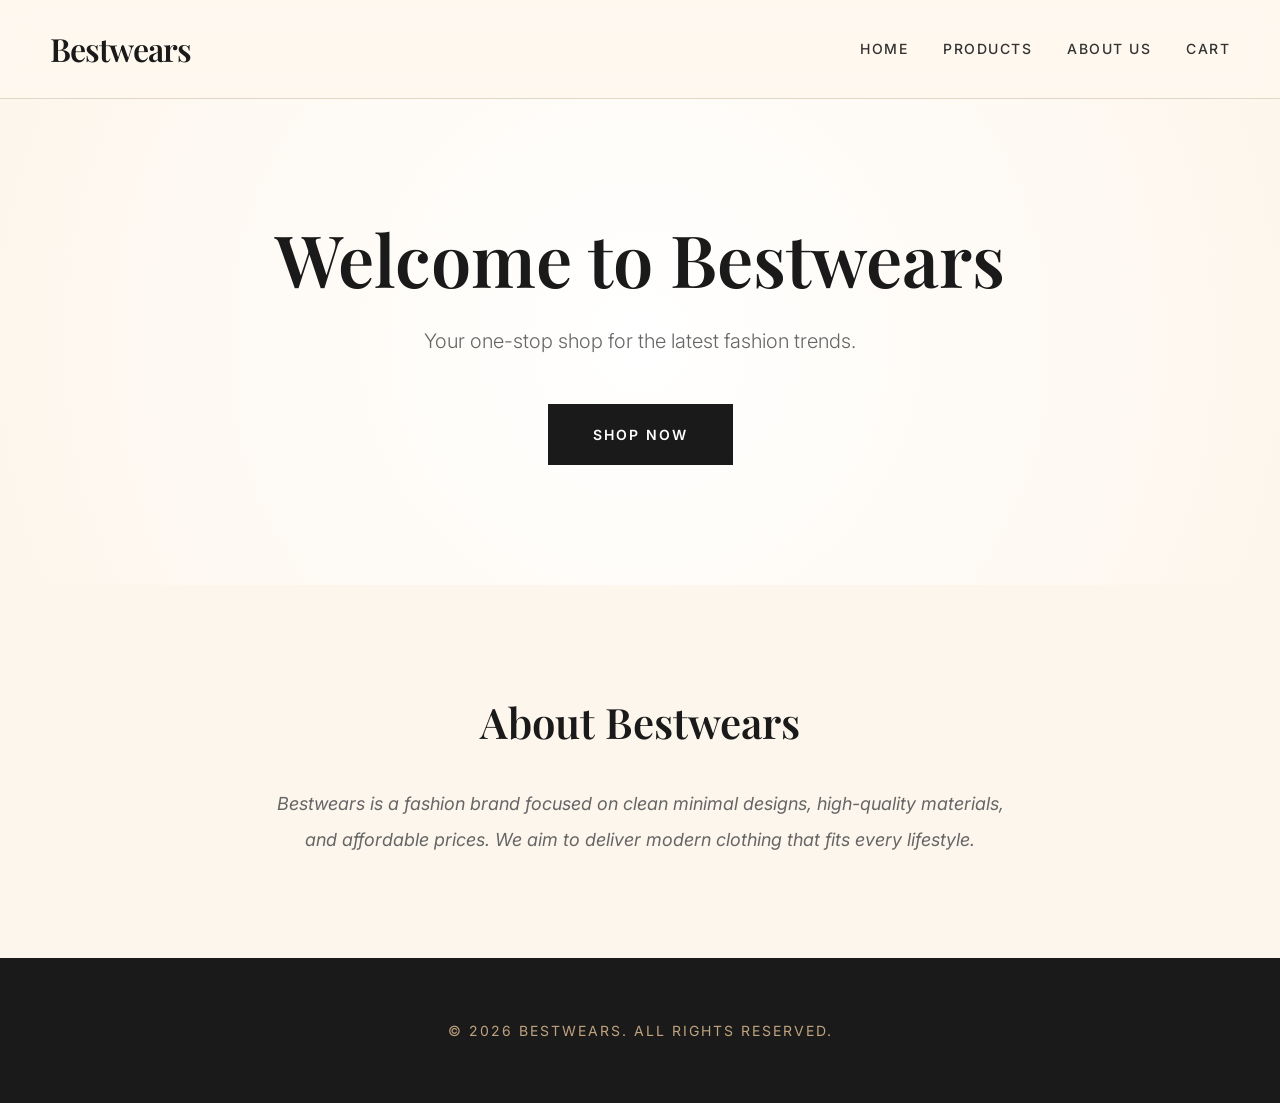
<file: index.html>
<!DOCTYPE html>
<html lang="en">
<head>
<meta charset="UTF-8">
<meta name="viewport" content="width=device-width, initial-scale=1.0">
<title>Bestwears - Home</title>
<link rel="stylesheet" href="style.css">
</head>

<body>

<header class="header">
<h1>Bestwears</h1>

<nav>
<ul>
<li><a href="index.html">Home</a></li>
<li><a href="shop.html">Products</a></li>
<li><a href="info.html">About Us</a></li>
<li><a href="cart.html">Cart</a></li>
</ul>
</nav>
</header>

<section class="hero">
<h2>Welcome to Bestwears</h2>
<p>Your one-stop shop for the latest fashion trends.</p>
<a href="shop.html" class="btn">Shop Now</a>
</section>

<section class="about">
<h2>About Bestwears</h2>
<p>
Bestwears is a fashion brand focused on clean minimal designs,
high-quality materials, and affordable prices. We aim to deliver
modern clothing that fits every lifestyle.
</p>
</section>

<footer class="footer">
<p>© 2026 Bestwears. All rights reserved.</p>
</footer>

<script src="products.js"></script>

<script src="script.js"></script>
</body>
</html>
</file>
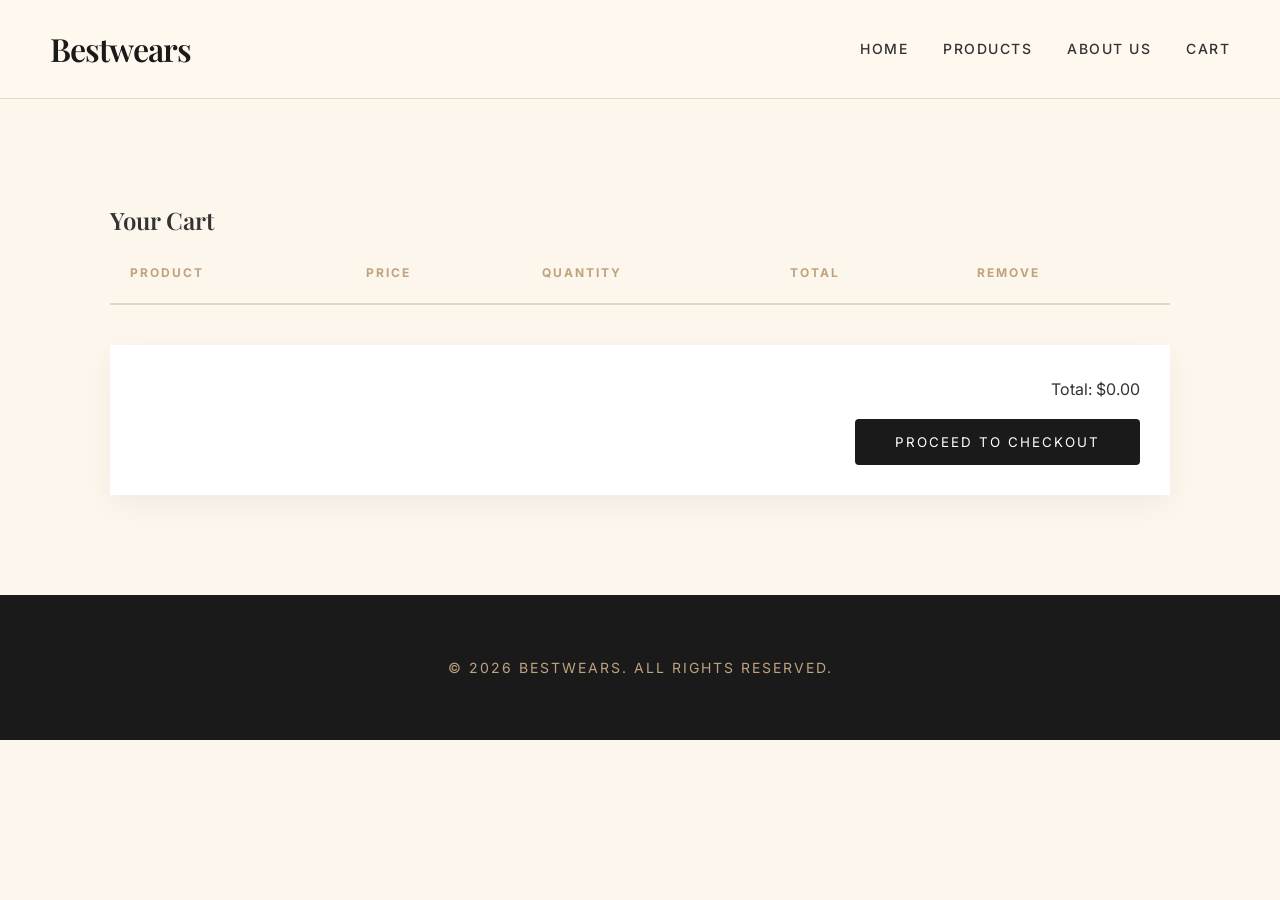
<file: cart.html>
<!DOCTYPE html>
<html lang="en">
<head>
<meta charset="UTF-8">
<meta name="viewport" content="width=device-width, initial-scale=1.0">
<title>Bestwears - Cart</title>
<link rel="stylesheet" href="style.css">
</head>

<body>

<header class="header">
<h1>Bestwears</h1>

<nav>
<ul>
<li><a href="index.html">Home</a></li>
<li><a href="shop.html">Products</a></li>
<li><a href="info.html">About Us</a></li>
<li><a href="cart.html">Cart</a></li>
</ul>
</nav>
</header>

<section class="cart">

<h2>Your Cart</h2>

<table>

<thead>
<tr>
<th>Product</th>
<th>Price</th>
<th>Quantity</th>
<th>Total</th>
<th>Remove</th>
</tr>
</thead>

<tbody id="cartItems">
</tbody>

</table>

<div class="cart-summary">
<p>Total: $<span id="cartTotal">0.00</span></p>

<a href="checkout.html">
<button class="checkout-btn">Proceed to Checkout</button>
</a>

</div>

</section>

<footer class="footer">
<p>© 2026 Bestwears. All rights reserved.</p>
</footer>

<script src="products.js"></script>

<script src="script.js"></script>
</body>
</html>
</file>
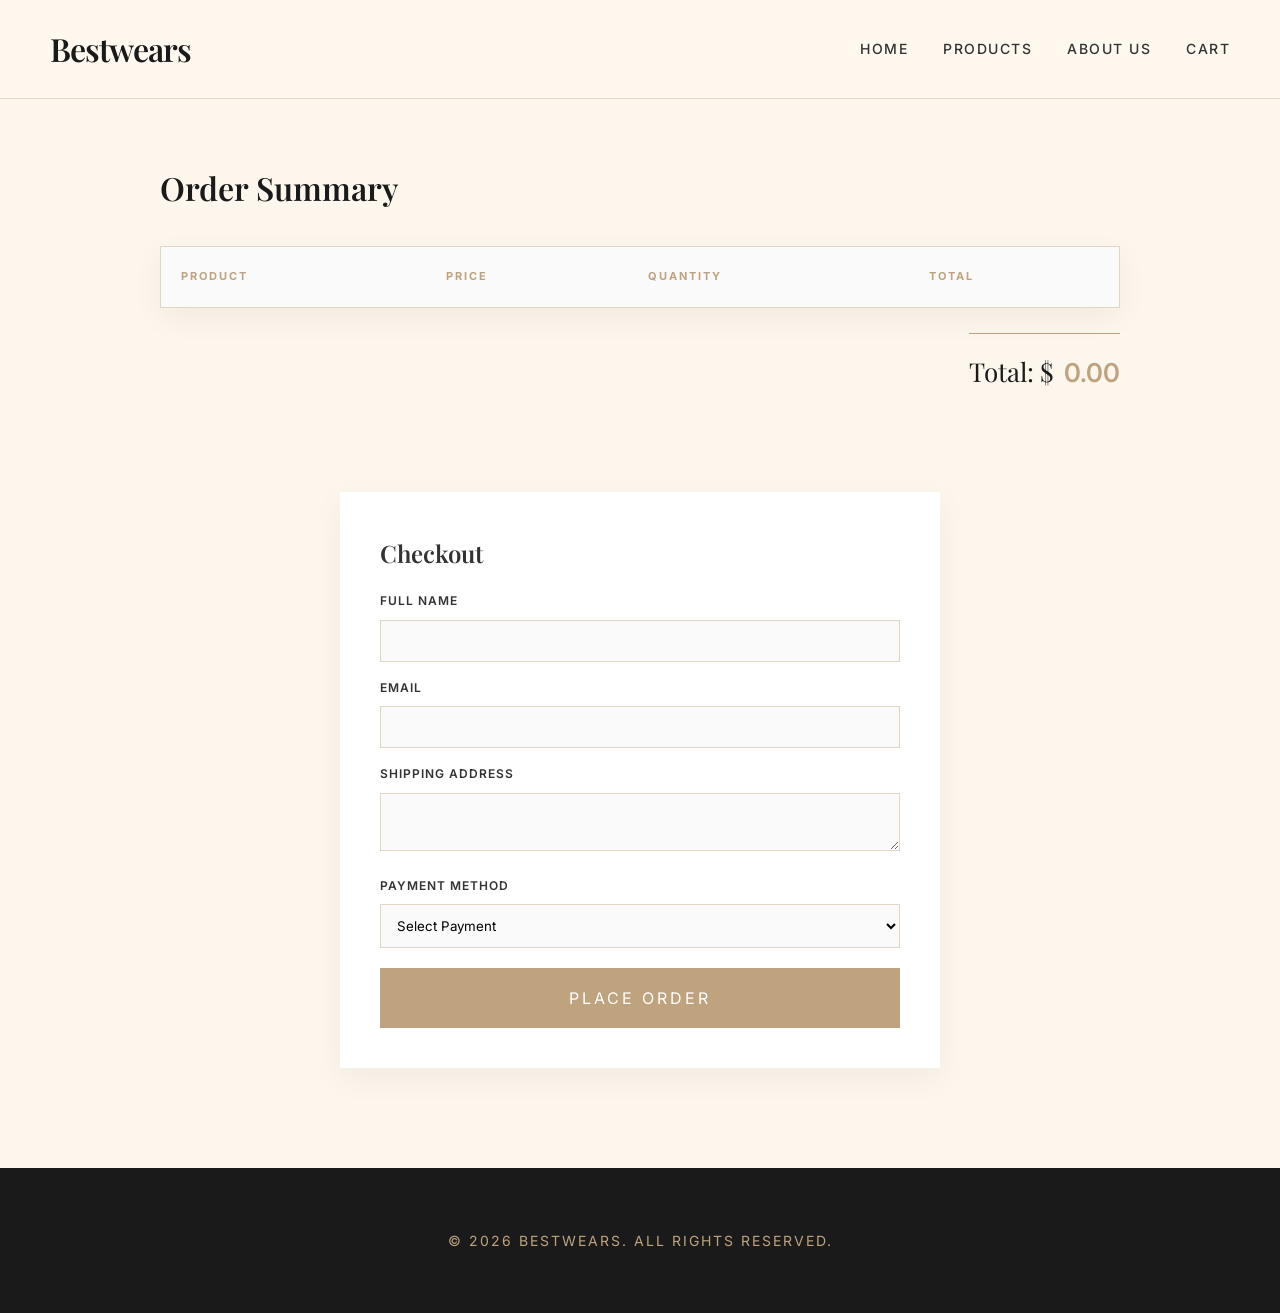
<file: checkout.html>
<!DOCTYPE html>
<html lang="en">
<head>
<meta charset="UTF-8">
<meta name="viewport" content="width=device-width, initial-scale=1.0">
<title>Bestwears - Checkout</title>
<link rel="stylesheet" href="style.css">
</head>

<body>

<header class="header">
<h1>Bestwears</h1>

<nav>
<ul>
<li><a href="index.html">Home</a></li>
<li><a href="shop.html">Products</a></li>
<li><a href="info.html">About Us</a></li>
<li><a href="cart.html">Cart</a></li>
</ul>
</nav>
</header>

<section class="products-pricing">

<h2>Order Summary</h2>

<table>

<thead>
<tr>
<th>Product</th>
<th>Price</th>
<th>Quantity</th>
<th>Total</th>
</tr>
</thead>

<tbody id="orderSummary">
</tbody>

</table>

<p class="order-total">
Total: $<span id="orderTotal">0.00</span>
</p>

</section>

<section class="entry-fields">

<h2>Checkout</h2>

<form id="checkoutForm">

<label>Full Name</label>
<input type="text" required>

<label>Email</label>
<input type="email" required>

<label>Shipping Address</label>
<textarea required></textarea>

<label>Payment Method</label>
<select required>

<option value="">Select Payment</option>
<option>Credit Card</option>
<option>PayPal</option>
<option>Bank Transfer</option>

</select>

<button type="submit" class="place-order-btn">
Place Order
</button>

</form>

</section>

<footer class="footer">
<p>© 2026 Bestwears. All rights reserved.</p>
</footer>

<script src="products.js"></script>
<script src="script.js"></script>
</body>
</html>
</file>
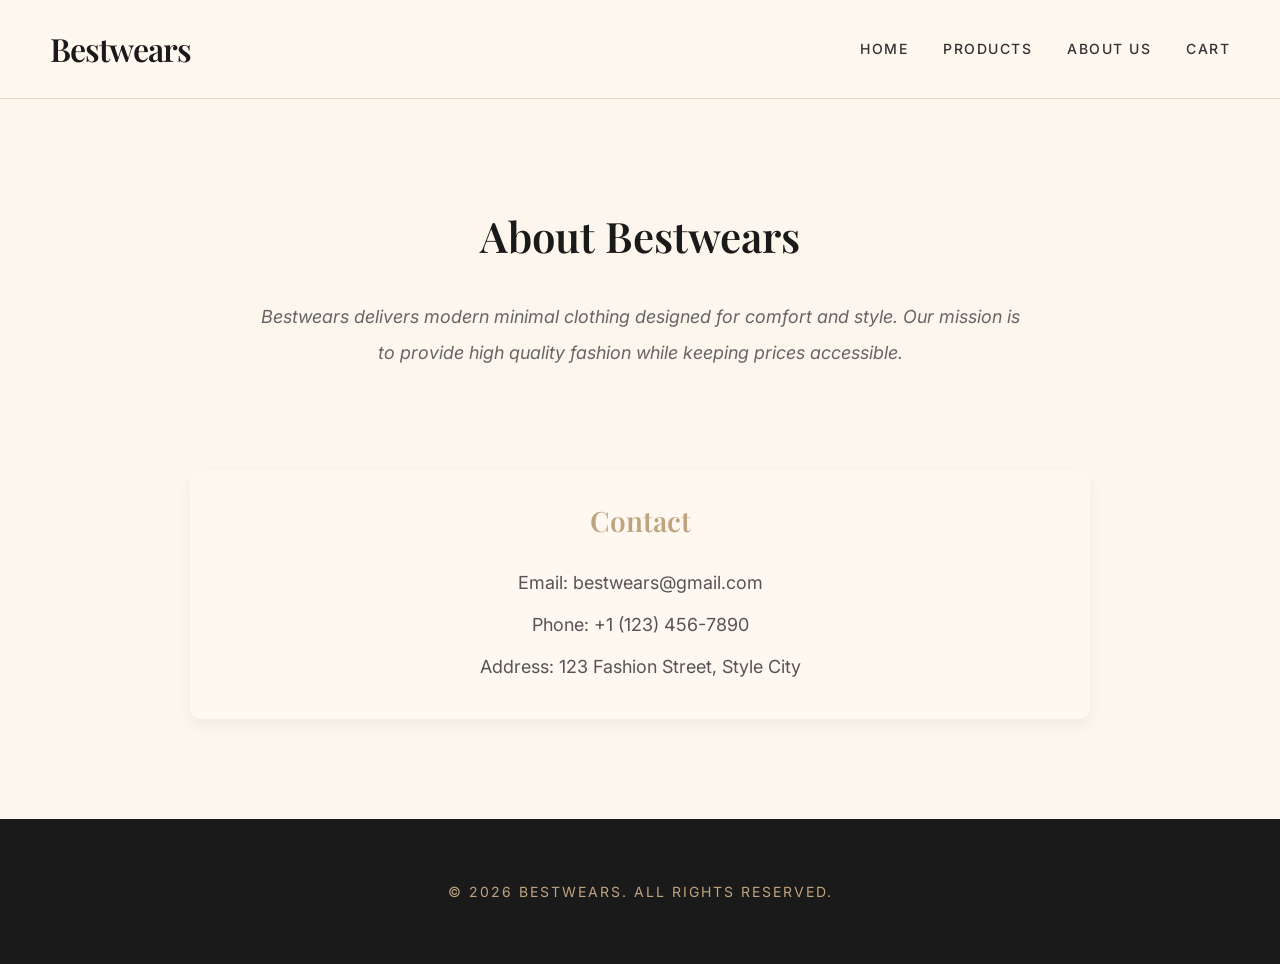
<file: info.html>
<!DOCTYPE html>
<html lang="en">
<head>
<meta charset="UTF-8">
<meta name="viewport" content="width=device-width, initial-scale=1.0">
<title>Bestwears - Info</title>
<link rel="stylesheet" href="style.css">
</head>

<body>

<header class="header">
<h1>Bestwears</h1>

<nav>
<ul>
<li><a href="index.html">Home</a></li>
<li><a href="shop.html">Products</a></li>
<li><a href="info.html">About Us</a></li>
<li><a href="cart.html">Cart</a></li>
</ul>
</nav>
</header>

<section class="about">

<h2>About Bestwears</h2>

<p>
Bestwears delivers modern minimal clothing designed for comfort
and style. Our mission is to provide high quality fashion
while keeping prices accessible.
</p>

</section>

<section class="contact">

<h2>Contact</h2>

<ul>
<li>Email: bestwears@gmail.com</li>
<li>Phone: +1 (123) 456-7890</li>
<li>Address: 123 Fashion Street, Style City</li>
</ul>

</section>

<footer class="footer">
<p>© 2026 Bestwears. All rights reserved.</p>
</footer>

<script src="products.js"></script>

<script src="script.js"></script>
</body>
</html>
</file>
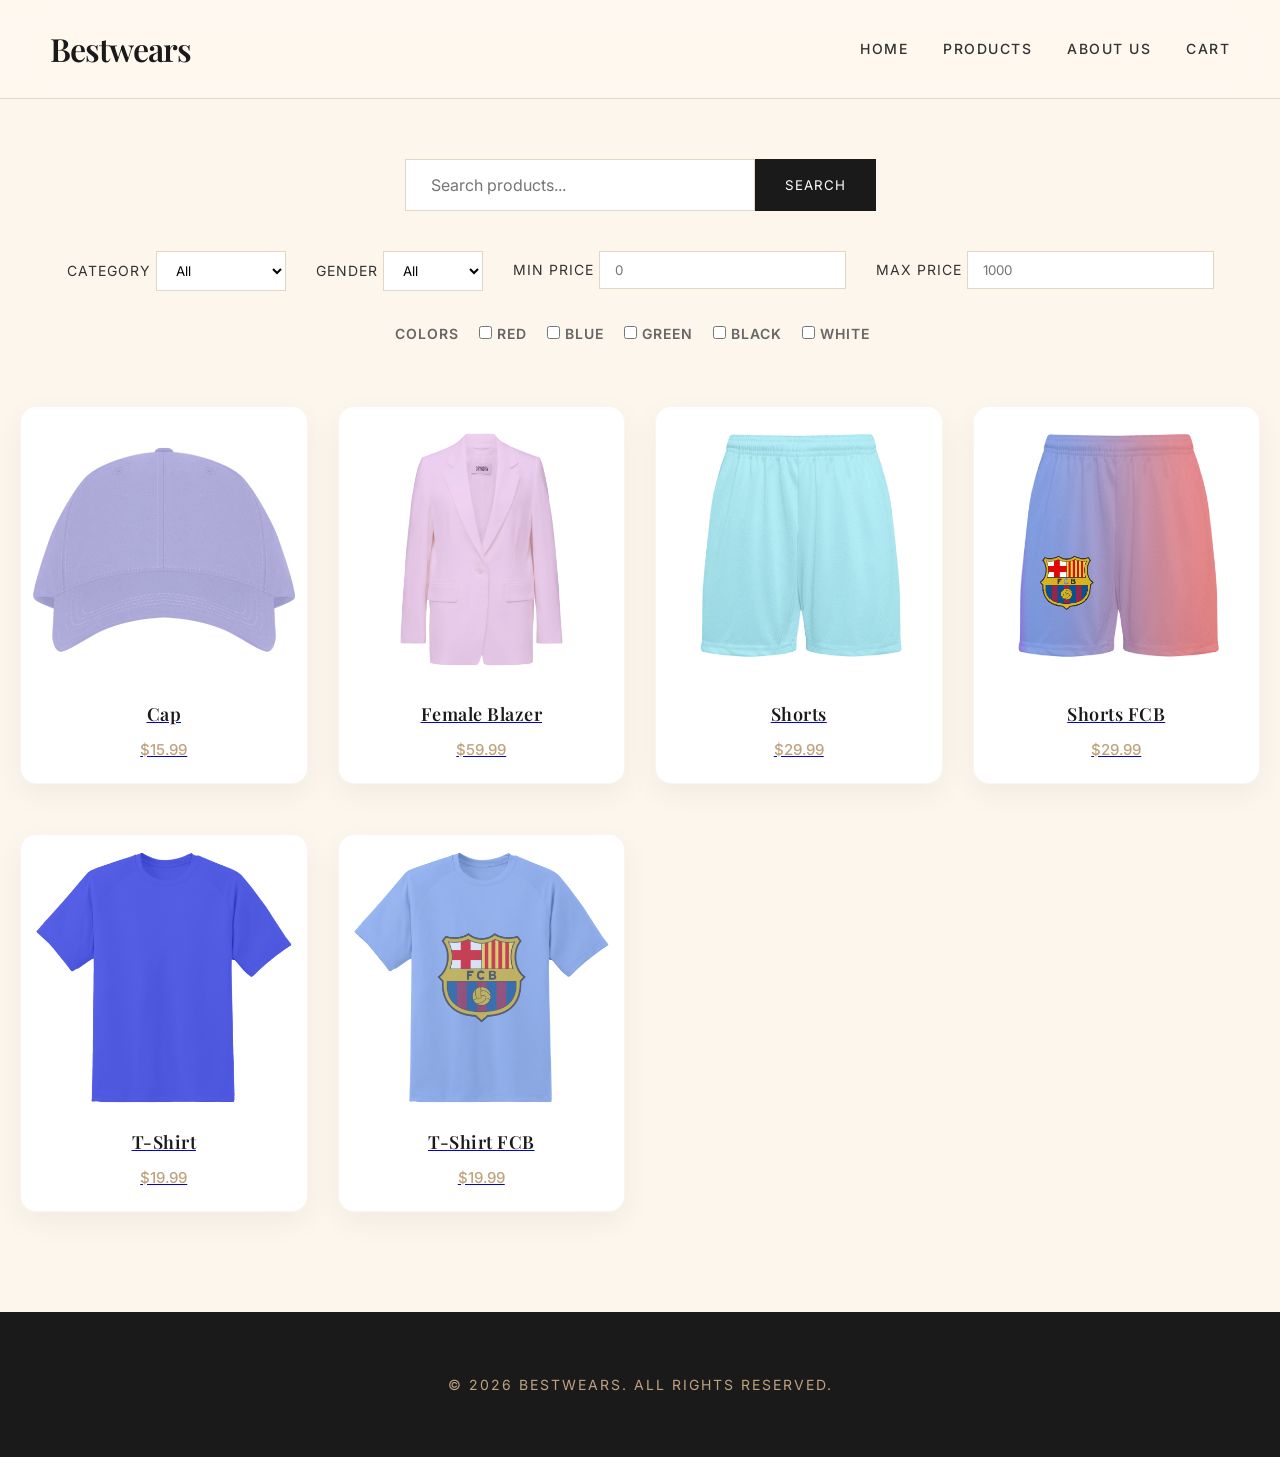
<file: shop.html>
<!DOCTYPE html>
<html lang="en">
<head>
<meta charset="UTF-8">
<meta name="viewport" content="width=device-width, initial-scale=1.0">
<title>Bestwears - Shop</title>
<link rel="stylesheet" href="style.css">
</head>

<body>

<header class="header">
<h1>Bestwears</h1>

<nav>
<ul>
<li><a href="index.html">Home</a></li>
<li><a href="shop.html">Products</a></li>
<li><a href="info.html">About Us</a></li>
<li><a href="cart.html">Cart</a></li>
</ul>
</nav>
</header>

<section class="shop-controls">

<div class="search-bar">
<input type="text" id="searchInput" placeholder="Search products...">
<button id="searchButton">Search</button>
</div>

<div class="filters">

<div>
<label>Category</label>
<select id="category">
<option value="">All</option>
<option value="shirts">Shirts</option>
<option value="pants">Pants</option>
<option value="shoes">Shoes</option>
<option value="accessories">Accessories</option>
</select>
</div>

<div>
<label>Gender</label>
<select id="gender">
<option value="">All</option>
<option value="men">Men</option>
<option value="women">Women</option>
<option value="unisex">Unisex</option>
</select>
</div>

<div>
<label>Min Price</label>
<input type="number" id="priceMin" placeholder="0">
</div>

<div>
<label>Max Price</label>
<input type="number" id="priceMax" placeholder="1000">
</div>

<div class="color-filter">
<label>Colors</label>

<label><input type="checkbox" value="red"> Red</label>
<label><input type="checkbox" value="blue"> Blue</label>
<label><input type="checkbox" value="green"> Green</label>
<label><input type="checkbox" value="black"> Black</label>
<label><input type="checkbox" value="white"> White</label>

</div>

</div>
</section>

<section class="products" id="productList">
<!-- products rendered with JS -->
</section>

<footer class="footer">
<p>© 2026 Bestwears. All rights reserved.</p>
</footer>

<script src="products.js"></script>

<script src="script.js"></script>
</body>
</html>
</file>
<file: style.css>
/* -----------------------------------------------------------
   Bestwears - The "Atelier" Edition
   A Masterpiece of High-End Minimalism
----------------------------------------------------------- */

/* Import Google Fonts */
@import url('https://fonts.googleapis.com/css2?family=Inter:wght@300;400;500;600&family=Playfair+Display:ital,wght@0,600;1,600&display=swap');

:root {
  --primary: #bfa37f;        /* Elegant Gold */
  --primary-dark: #a68960;   /* Deep Gold */
  --secondary: #1a1a1a;      /* Rich Charcoal */
  --bg-main: #fdf6ec;        /* Warm Linen */
  --bg-white: #ffffff;
  --text-main: #333333;
  --text-muted: #666666;
  --border: #e2d6c5;
  --shadow-soft: 0 10px 30px rgba(0, 0, 0, 0.05);
  --shadow-hover: 0 15px 45px rgba(191, 163, 127, 0.15);
  --transition: all 0.4s cubic-bezier(0.16, 1, 0.3, 1);
}

/* ---------------------------
  BASE RESET
--------------------------- */
* {
  margin: 0;
  padding: 0;
  box-sizing: border-box;
  font-family: 'Inter', -apple-system, sans-serif;
}

body {
  background-color: var(--bg-main);
  color: var(--text-main);
  line-height: 1.8;
  overflow-x: hidden;
  -webkit-font-smoothing: antialiased;
}

h1, h2, h3 {
  font-family: 'Playfair Display', serif;
  font-weight: 600;
}

/* ---------------------------
  HEADER & NAVBAR
--------------------------- */
.header {
  background-color: rgba(255, 248, 240, 0.85);
  backdrop-filter: blur(15px);
  -webkit-backdrop-filter: blur(15px);
  padding: 20px 50px;
  display: flex;
  align-items: center;
  justify-content: space-between;
  border-bottom: 1px solid var(--border);
  position: sticky;
  top: 0;
  z-index: 1000;
  transition: var(--transition);
}

.header h1 {
  font-size: 32px;
  color: var(--secondary);
  letter-spacing: -1px;
}

.header nav ul {
  list-style: none;
  display: flex;
  gap: 35px;
}

.header nav a {
  text-decoration: none;
  color: var(--text-main);
  font-weight: 500;
  font-size: 14px;
  text-transform: uppercase;
  letter-spacing: 1.5px;
  position: relative;
  transition: var(--transition);
}

.header nav a::after {
  content: '';
  position: absolute;
  width: 0;
  height: 1.5px;
  bottom: -5px;
  left: 0;
  background: var(--primary);
  transition: var(--transition);
}

.header nav a:hover {
  color: var(--primary);
}

.header nav a:hover::after {
  width: 100%;
}

/* ---------------------------
  HERO SECTION
--------------------------- */
.hero {
  text-align: center;
  padding: 120px 20px;
  background: radial-gradient(circle at center, #ffffff 0%, var(--bg-main) 100%);
  animation: fadeIn 1.2s ease-out;
}

.hero h2 {
  font-size: clamp(40px, 8vw, 72px);
  color: var(--secondary);
  margin-bottom: 25px;
  line-height: 1.1;
}

.hero p {
  font-size: 20px;
  color: var(--text-muted);
  margin-bottom: 45px;
  max-width: 650px;
  margin-left: auto;
  margin-right: auto;
  font-weight: 300;
}

.hero .btn {
  background-color: var(--secondary);
  color: #fff;
  padding: 18px 45px;
  border: none;
  border-radius: 0; /* Sharp edges for luxury look */
  font-size: 14px;
  font-weight: 600;
  text-transform: uppercase;
  letter-spacing: 2px;
  cursor: pointer;
  transition: var(--transition);
  text-decoration: none;
  display: inline-block;
}

.hero .btn:hover {
  background-color: var(--primary);
  transform: translateY(-5px);
  box-shadow: var(--shadow-hover);
}

/* ---------------------------
  ABOUT SECTION
--------------------------- */
.about {
  max-width: 800px;
  margin: 100px auto;
  text-align: center;
  padding: 0 20px;
}

.about h2 {
  font-size: 42px;
  color: var(--secondary);
  margin-bottom: 25px;
}

.about p {
  font-size: 18px;
  color: var(--text-muted);
  font-style: italic;
  line-height: 2;
}

/* ---------------------------
  SHOP & PRODUCTS
--------------------------- */
.shop-controls {
  max-width: 1200px;
  margin: 60px auto;
  padding: 0 20px;
}

.search-bar {
  display: flex;
  justify-content: center;
  margin-bottom: 40px;
  gap: 0; /* Combined look */
}

.search-bar input {
  padding: 15px 25px;
  border: 1px solid var(--border);
  background: var(--bg-white);
  width: 350px;
  font-size: 16px;
  transition: var(--transition);
}

.search-bar input:focus {
  outline: none;
  border-color: var(--primary);
  box-shadow: 0 0 0 4px rgba(191, 163, 127, 0.1);
}

.search-bar button {
  padding: 15px 30px;
  background-color: var(--secondary);
  border: none;
  color: #fff;
  text-transform: uppercase;
  letter-spacing: 1px;
  cursor: pointer;
  transition: var(--transition);
}

.search-bar button:hover {
  background-color: var(--primary);
}

.filters {
  display: flex;
  flex-wrap: wrap;
  justify-content: center;
  gap: 30px;
  margin-bottom: 50px;
  font-size: 14px;
  text-transform: uppercase;
  letter-spacing: 1px;
}

.filters select,
.filters input[type=number] {
  padding: 10px 15px;
  border: 1px solid var(--border);
  background: var(--bg-white);
  transition: var(--transition);
}

.color-filter label {
  margin-right: 15px;
  cursor: pointer;
  font-weight: 600;
  color: var(--text-muted);
}

/* PRODUCTS GRID */
.products {
  max-width: 1300px;
  margin: 0 auto 100px auto;
  display: grid;
  grid-template-columns: repeat(auto-fit, minmax(280px, 1fr));
  gap: 50px 30px;
  padding: 0 20px;
}

/* PRODUCT CARD */
/* PRODUCT CARD - The "Gallery Frame" Update */
.product-item {
  background-color: var(--bg-white);
  /* Adding padding creates a "mat" effect around the image */
  padding: 12px; 
  border-radius: 16px; 
  text-align: center;
  transition: var(--transition);
  position: relative;
  display: flex;
  flex-direction: column;
  /* This ensures nothing—not even a stray pixel—escapes the card corners */
  overflow: hidden; 
  box-shadow: var(--shadow-soft);
  border: 1px solid rgba(191, 163, 127, 0.1); /* Ultra-faint gold border */
}

.product-item:hover {
  transform: translateY(-10px);
  box-shadow: var(--shadow-hover);
  border-color: var(--primary);
}

.product-item img {
  width: 100%;
  /* Using 1/1 (Square) or 4/5 (Portrait) is often cleaner for cards than 3/4 */
  aspect-ratio: 1 / 1; 
  object-fit: cover;
  /* Rounds the image corners slightly less than the card for a nested look */
  border-radius: 10px; 
  margin-bottom: 18px;
  filter: grayscale(15%);
  transition: var(--transition);
  /* This prevents the tiny 3px gap at the bottom of images */
  display: block; 
}

.product-item:hover img {
  filter: grayscale(0%);
  transform: scale(1.02); /* Subtle zoom for that "premium" feel */
}

/* Aligning the text perfectly below the image */
.product-item h3 {
  font-size: 18px;
  margin-top: auto; /* Pushes text to the bottom if images vary slightly */
  margin-bottom: 5px;
  color: var(--secondary);
  letter-spacing: 0.5px;
}

.product-item p {
  color: var(--primary);
  font-weight: 500;
  font-size: 15px;
  padding-bottom: 8px;
}

/* ---------------------------
  PRODUCT PAGE
--------------------------- */
.product-details {
  max-width: 1000px;
  margin: 80px auto;
  display: grid;
  grid-template-columns: 1fr 1fr;
  gap: 50px;
  background-color: var(--bg-white);
  padding: 50px;
  box-shadow: var(--shadow-soft);
  animation: fadeIn 0.8s ease-in;
}

.product-details img {
  width: 100%;
  border-radius: 0;
}

.product-details .content {
  display: flex;
  flex-direction: column;
  justify-content: center;
}

.product-details h2 {
  font-size: 42px;
  margin-bottom: 20px;
}

.product-details p {
  font-size: 16px;
  margin-bottom: 25px;
  color: var(--text-muted);
}

.product-details .add-to-cart {
  padding: 18px 30px;
  background-color: var(--secondary);
  color: #fff;
  border: none;
  font-weight: 600;
  text-transform: uppercase;
  letter-spacing: 2px;
  cursor: pointer;
  transition: var(--transition);
}

.product-details .add-to-cart:hover {
  background-color: var(--primary);
}

/* ---------------------------
  PRODUCT DETAIL SELECTORS
--------------------------- */

/* Shared Label Styling (The "Editorial" Look) */
.product-colors label,
.product-sizes label,
.product-quantity label {
  display: block;
  font-size: 11px;
  text-transform: uppercase;
  letter-spacing: 2px;
  color: var(--primary);
  margin-bottom: 12px;
  font-weight: 600;
}

/* 1. COLOR SWATCHES */
.product-colors {
  margin-bottom: 30px;
}

.color-btn {
  background: var(--bg-white);
  border: 1px solid var(--border);
  padding: 8px 16px;
  margin-right: 8px;
  font-size: 13px;
  text-transform: capitalize;
  cursor: pointer;
  transition: var(--transition);
  border-radius: 0; /* Keeps the high-fashion sharp edge */
  color: var(--text-muted);
}

.color-btn:hover {
  border-color: var(--secondary);
  color: var(--secondary);
}

/* The active state (applied via your JS border style) */
/* We style it here so the '2px solid black' looks purposeful */
.color-btn[style*="border"] {
  border-color: var(--secondary) !important;
  background-color: #fcfcfc;
  color: var(--secondary);
  font-weight: 600;
}

/* 2. SIZE & QUANTITY CONTAINERS */
.product-sizes, .product-quantity {
  margin-bottom: 25px;
}

/* Styling the Select Dropdown */
#productSize {
  width: 100%;
  max-width: 200px;
  padding: 12px;
  border: 1px solid var(--border);
  background: var(--bg-white);
  font-size: 14px;
  appearance: none; /* Removes default arrow */
  background-image: url("data:image/svg+xml,%3Csvg xmlns='http://www.w3.org/2000/svg' width='10' height='10' viewBox='0 0 10 10'%3E%3Cpath d='M0 3l5 5 5-5z' fill='%3C%23bfa37f'/%3E%3C/svg%3E");
  background-repeat: no-repeat;
  background-position: right 15px center;
  cursor: pointer;
  transition: var(--transition);
}

#productSize:focus {
  outline: none;
  border-color: var(--primary);
}

/* Styling the Quantity Input */
#productQuantity {
  width: 80px;
  padding: 12px;
  border: 1px solid var(--border);
  text-align: center;
  font-size: 14px;
  transition: var(--transition);
}

#productQuantity:focus {
  outline: none;
  border-color: var(--primary);
}

/* 3. THE ADD TO CART BUTTON (The Centerpiece) */
.add-to-cart {
  width: 100%;
  margin-top: 20px;
  padding: 20px;
  background-color: var(--secondary);
  color: white;
  border: none;
  text-transform: uppercase;
  letter-spacing: 3px;
  font-weight: 600;
  font-size: 14px;
  cursor: pointer;
  position: relative;
  overflow: hidden;
  transition: var(--transition);
}

.add-to-cart:hover {
  background-color: var(--primary);
  transform: translateY(-3px);
  box-shadow: var(--shadow-hover);
}

.add-to-cart:active {
  transform: translateY(-1px);
}

/* 4. DESCRIPTION TEXT */
.product-details p:last-of-type {
  margin-top: 30px;
  font-size: 15px;
  color: var(--text-muted);
  line-height: 1.8;
  border-top: 1px solid var(--border);
  padding-top: 20px;
}

/* ---------------------------
  CART TABLE
--------------------------- */
.cart {
  max-width: 1100px;
  margin: 100px auto;
  padding: 0 20px;
}

.cart table {
  width: 100%;
  border-collapse: collapse;
  margin-bottom: 40px;
}

.cart th {
  text-align: left;
  padding: 20px;
  text-transform: uppercase;
  font-size: 12px;
  letter-spacing: 2px;
  color: var(--primary);
  border-bottom: 2px solid var(--border);
}

.cart td {
  padding: 25px 20px;
  border-bottom: 1px solid var(--border);
}

.cart button {
  background-color: #ffefef;
  color: #d63031;
  border: 1px solid #ffcfcf;
  padding: 8px 15px;
  border-radius: 4px;
  cursor: pointer;
}

.cart-summary {
  background: var(--bg-white);
  padding: 30px;
  text-align: right;
  box-shadow: var(--shadow-soft);
}

.cart-summary .checkout-btn {
  margin-top: 15px;
  padding: 15px 40px;
  background-color: var(--secondary);
  color: white;
  border: none;
  cursor: pointer;
  text-transform: uppercase;
  letter-spacing: 2px;
  transition: var(--transition);
}

/* ---------------------------
  CHECKOUT PAGE
--------------------------- */
.entry-fields {
  max-width: 600px;
  margin: 80px auto;
  padding: 40px;
  background-color: var(--bg-white);
  box-shadow: var(--shadow-soft);
}

.entry-fields form label {
  display: block;
  margin: 15px 0 8px 0;
  font-size: 12px;
  text-transform: uppercase;
  letter-spacing: 1px;
  font-weight: 600;
}

.entry-fields form input, 
.entry-fields form select, 
.entry-fields form textarea {
  width: 100%;
  padding: 12px;
  border: 1px solid var(--border);
  background: #fafafa;
}

.place-order-btn {
  width: 100%;
  padding: 20px;
  background-color: var(--primary);
  color: white;
  border: none;
  font-size: 16px;
  text-transform: uppercase;
  letter-spacing: 3px;
  margin-top: 20px;
  cursor: pointer;
}

/* ---------------------------
  ORDER SUMMARY TABLE
--------------------------- */
.products-pricing {
  max-width: 1000px;
  margin: 60px auto;
  padding: 0 20px;
}

.products-pricing h2 {
  font-family: 'Playfair Display', serif;
  font-size: 32px;
  margin-bottom: 30px;
  color: var(--secondary);
}

.products-pricing table {
  width: 100%;
  border-collapse: collapse;
  background-color: var(--bg-white);
  box-shadow: var(--shadow-soft);
  border: 1px solid var(--border);
}

.products-pricing th {
  background-color: #fafafa;
  color: var(--primary);
  text-transform: uppercase;
  font-size: 11px;
  letter-spacing: 2px;
  padding: 20px;
  text-align: left;
  border-bottom: 1px solid var(--border);
}

.products-pricing td {
  padding: 20px;
  font-size: 15px;
  color: var(--text-main);
  border-bottom: 1px solid #f9f9f9;
}

/* Styling the dynamic text (Product Name + Color/Size) */
#orderSummary td:first-child {
  font-weight: 500;
  color: var(--secondary);
}

.order-total {
  text-align: right;
  margin-top: 25px;
  font-family: 'Playfair Display', serif;
  font-size: 26px;
  color: var(--secondary);
  padding: 15px 0;
  border-top: 1px solid var(--primary);
  display: block;
  width: fit-content;
  margin-left: auto;
}

.order-total span {
  font-weight: 600;
  color: var(--primary);
  margin-left: 10px;
}



/* ---------------------------
  FOOTER
--------------------------- */
.footer {
  background-color: var(--secondary);
  padding: 60px 20px;
  text-align: center;
  color: var(--primary);
  margin-top: 100px;
}

.footer p {
  font-size: 14px;
  letter-spacing: 2px;
  text-transform: uppercase;
}

/* ---------------------------
  CONTACT SECTION
--------------------------- */
.contact {
  max-width: 900px;
  margin: 40px auto 60px auto;
  text-align: center;
  padding: 25px 20px;
  background-color: #fff8f0;
  border-radius: 10px;
  box-shadow: 0 6px 15px rgba(0,0,0,0.05);
  animation: fadeIn 0.8s ease-in;
}

.contact h2 {
  font-size: 28px;
  color: #bfa37f;
  margin-bottom: 20px;
}

.contact ul {
  list-style: none;
  font-size: 18px;
  color: #555;
}

.contact li {
  margin-bottom: 10px;
}

/* ---------------------------
  ANIMATIONS
--------------------------- */
@keyframes fadeIn {
  from { opacity: 0; transform: translateY(30px); filter: blur(10px); }
  to { opacity: 1; transform: translateY(0); filter: blur(0); }
}

/* ---------------------------
  RESPONSIVE
--------------------------- */
@media (max-width: 768px) {
  .header { padding: 15px 20px; flex-direction: column; gap: 15px; }
  .header nav ul { gap: 15px; }
  .product-details { grid-template-columns: 1fr; padding: 20px; }
  .hero h2 { font-size: 42px; }
  .search-bar input { width: 100%; }
}
</file>
